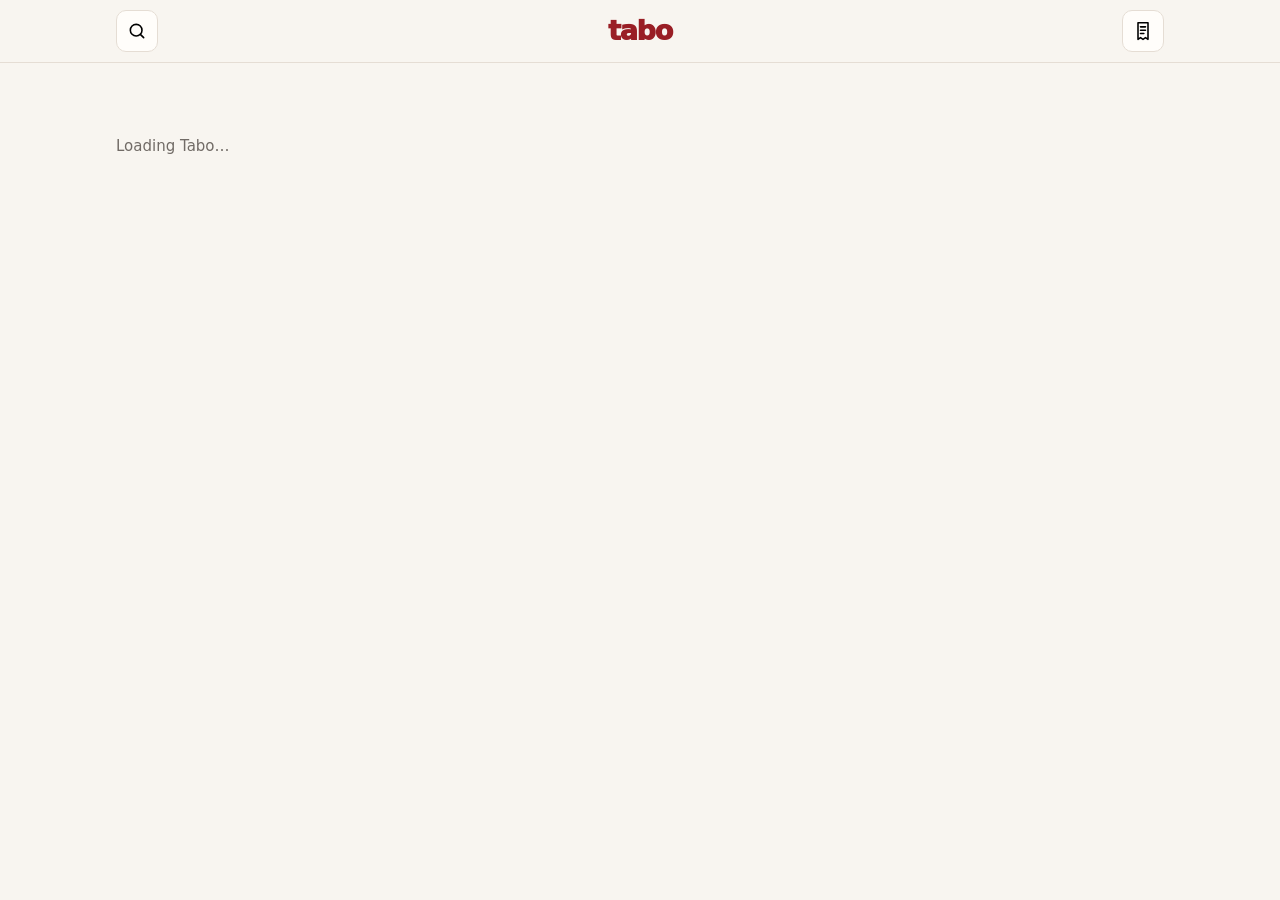
<file: index.html>
<!doctype html>
<html lang="en">
<head>
  <meta charset="utf-8">
  <meta name="viewport" content="width=device-width,initial-scale=1,viewport-fit=cover">
  <meta name="theme-color" content="#f8f5f0">
  <title>tabo — Local food, made simple</title>
  <meta name="description" content="Discover local food shops. Order for pickup or shop delivery.">
  <link rel="stylesheet" href="./styles.css">
</head>
<body>
  <header class="topbar">
    <div class="topbar-inner">
      <button id="search-toggle" class="icon-button" aria-label="Toggle search" type="button">
        <svg viewBox="0 0 24 24"><circle cx="11" cy="11" r="7"></circle><path d="m20 20-4-4"></path></svg>
      </button>
      <a class="wordmark" href="#home" aria-label="Tabo home">tabo</a>
      <button id="orders-toggle" class="icon-button" aria-label="My orders" type="button">
        <svg viewBox="0 0 24 24"><path d="M6 2h12v20l-3-2-3 2-3-2-3 2V2Z"></path><path d="M9 7h6M9 11h6M9 15h4"></path></svg>
      </button>
    </div>
    <div class="search-panel" id="search-panel" hidden>
      <label for="search-field" class="visually-hidden">Search shops and dishes</label>
      <input id="search-field" type="search" placeholder="Search shops and dishes..." autocomplete="off">
    </div>
  </header>
  <div class="subnav">
    <nav id="navigation" aria-label="Workspaces"></nav>
    <div id="account-actions"></div>
  </div>
  <main id="app" aria-live="polite"><p class="muted">Loading Tabo…</p></main>
  <div id="cart-bar" class="cart-bar" hidden></div>
  <div id="message" class="toast" role="status" aria-live="polite" hidden></div>
  <script type="module" src="./app.js"></script>
</body>
</html>
</file>
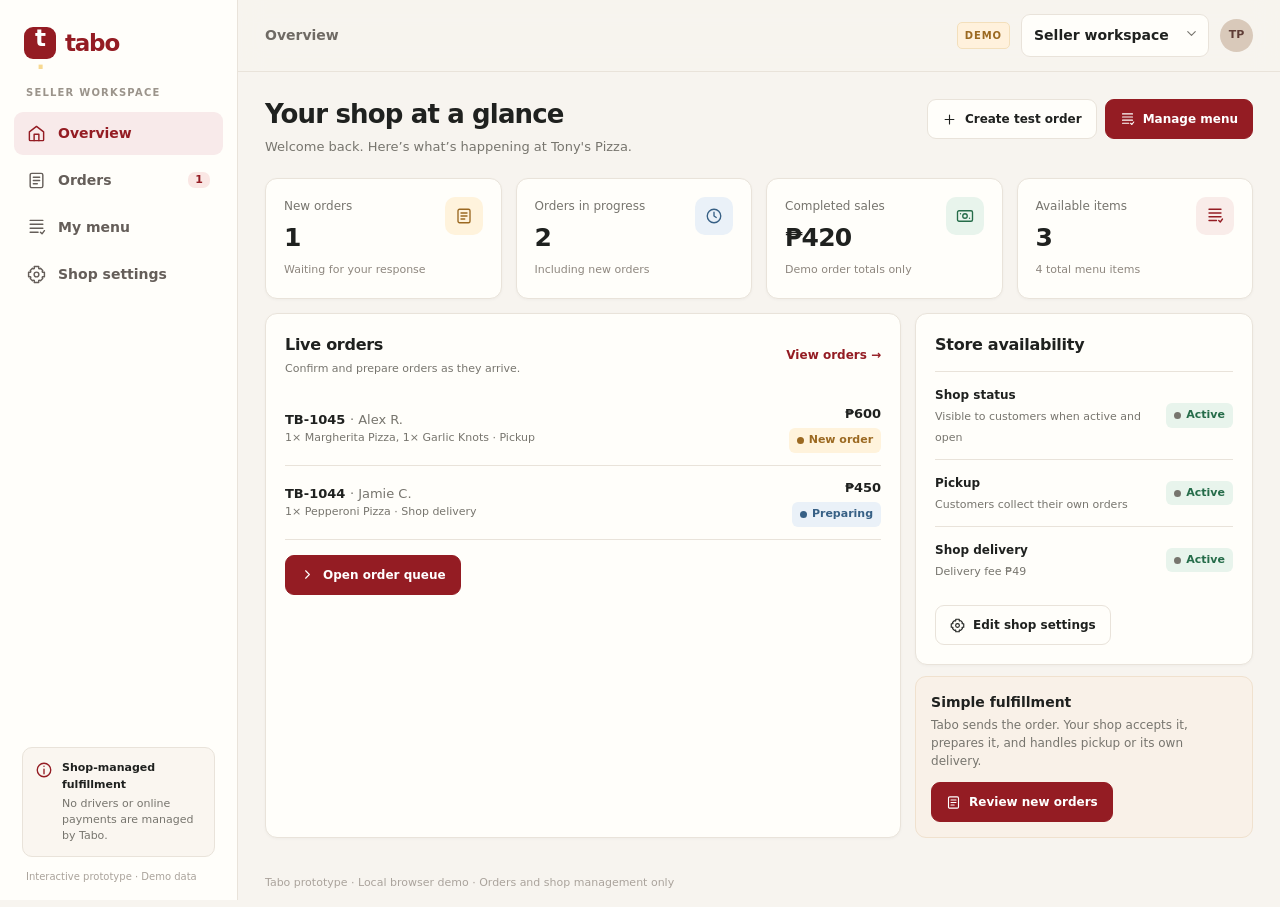
<file: mockups/admin-seller.html>
<!DOCTYPE html>
<html lang="en">
<head>
  <meta charset="utf-8">
  <meta name="viewport" content="width=device-width, initial-scale=1, viewport-fit=cover">
  <meta name="theme-color" content="#f7f4ef">
  <title>tabo | Platform Workspace</title>
  <style>
:root{--bg:#f7f4ef;--paper:#fffefa;--paper2:#fcfaf6;--ink:#1f211f;--muted:#77756e;--red:#941c23;--redDark:#71171d;--redLight:#f8eaea;--border:#e9e3da;--green:#256c49;--greenBg:#e8f4ec;--amber:#9b6921;--amberBg:#fff3dc;--blue:#376085;--blueBg:#eaf1f8;--radius:12px;--gap:14px;--shadow:0 1px 3px rgba(28,20,14,.035)}
*{box-sizing:border-box}html{scroll-behavior:smooth}body{margin:0;background:var(--bg);color:var(--ink);font:14px/1.5 system-ui,-apple-system,Segoe UI,Inter,Arial,sans-serif}button,input,select,textarea{font:inherit}button{cursor:pointer}button:disabled{cursor:not-allowed;opacity:.42}a{color:inherit;text-decoration:none}h1,h2,h3,p{margin-top:0}.app{display:grid;grid-template-columns:238px minmax(0,1fr);min-height:100vh}.sidebar{position:sticky;top:0;min-height:100vh;height:100vh;background:var(--paper);border-right:1px solid var(--border);display:flex;flex-direction:column;padding:26px 14px 16px;z-index:20}.brand{display:flex;align-items:center;gap:9px;margin:0 10px 24px;font-size:23px;font-weight:900;letter-spacing:-1.2px;color:var(--red)}.brand-symbol{width:32px;height:32px;display:grid;place-items:center;background:var(--red);border-radius:9px;color:#fff;font-weight:900;line-height:1}.brand-dot{color:#f7d991}.workspace-label{color:#9b948b;font-size:10px;letter-spacing:1.2px;font-weight:800;margin:0 12px 12px}.side-nav{display:grid;gap:4px}.nav-item{width:100%;border:0;background:transparent;display:flex;align-items:center;gap:12px;padding:11px 13px;border-radius:9px;color:#655e59;font-weight:650;text-align:left}.nav-item:hover{background:#f8f2ed;color:var(--ink)}.nav-item.active{background:var(--redLight);color:var(--red)}.ico{width:18px;height:18px;flex:none;stroke:currentColor;stroke-width:1.8;stroke-linecap:round;stroke-linejoin:round;fill:none}.nav-item .ico{width:19px;height:19px}.nav-count{margin-left:auto;border-radius:7px;padding:0 7px;background:#fae7e4;font-size:11px;font-weight:800;color:var(--red)}.sidebar-bottom{margin-top:auto;padding:0 8px}.sidebar-note{background:#faf6f0;border:1px solid var(--border);border-radius:10px;padding:12px;display:flex;align-items:flex-start;gap:9px}.sidebar-note-icon{color:var(--red);margin-top:1px}.sidebar-note strong{display:block;font-size:11px}.sidebar-note span:not(.sidebar-note-icon){font-size:11px;line-height:1.45;color:var(--muted);display:block;margin-top:3px}.demo-caption{font-size:10px;color:#aaa39b;padding:12px 4px 0}.main-area{min-width:0;display:flex;flex-direction:column}.topbar{position:sticky;top:0;z-index:10;display:flex;justify-content:space-between;gap:12px;align-items:center;min-height:72px;padding:14px 27px;background:rgba(247,244,239,.94);backdrop-filter:blur(12px);border-bottom:1px solid var(--border)}.top-left,.top-right{display:flex;align-items:center;gap:11px;min-width:0}.crumb{font-size:14px;color:#6f6a64;font-weight:650}.demo-pill{font-size:10px;font-weight:800;letter-spacing:.9px;color:#9b6921;background:#fff1dc;border:1px solid #f3dfbb;border-radius:5px;padding:5px 7px}.role-select-wrap{position:relative}.role-select-wrap select{appearance:none;background:var(--paper);border:1px solid var(--border);border-radius:9px;padding:10px 34px 10px 12px;font-weight:720;color:var(--ink);min-width:172px;cursor:pointer}.role-select-wrap .ico{pointer-events:none;position:absolute;right:10px;top:12px;width:15px;height:15px;color:var(--muted)}.avatar{background:#d9c9ba;color:#5f3d36;border-radius:100%;width:33px;height:33px;display:grid;place-items:center;font-weight:800;font-size:11px}.content{width:100%;max-width:1430px;margin:0 auto;padding:27px;flex:1}.page-footer{margin:10px 27px 15px;font-size:11px;color:#aaa39c}.page-head{display:flex;justify-content:space-between;align-items:flex-start;gap:16px;margin-bottom:22px}.page-head h1{font-size:26px;letter-spacing:-.85px;line-height:1.18;margin:0 0 7px;font-weight:820}.page-head p{color:var(--muted);margin:0;font-size:13px}.head-actions{display:flex;align-items:center;gap:8px;flex-wrap:wrap}.btn{display:inline-flex;align-items:center;justify-content:center;gap:8px;border-radius:9px;padding:10px 14px;font-size:12px;font-weight:750;border:1px solid var(--border);background:var(--paper);color:var(--ink);min-height:39px;white-space:nowrap}.btn:hover{border-color:#d4c8bb;background:#fcfaf8}.btn-primary{background:var(--red);border-color:var(--red);color:white}.btn-primary:hover{background:var(--redDark);border-color:var(--redDark)}.btn-danger{color:var(--red);border-color:#efdadb;background:#fff9f9}.btn-small{font-size:11px;padding:7px 10px;min-height:32px}.btn-quiet{background:var(--paper)}.btn .ico{width:15px;height:15px}.surface{background:var(--paper);border:1px solid var(--border);border-radius:var(--radius);box-shadow:var(--shadow)}.metric-grid{display:grid;grid-template-columns:repeat(4,minmax(0,1fr));gap:var(--gap);margin-bottom:var(--gap)}.metric{padding:18px;display:flex;justify-content:space-between;gap:10px;min-height:121px}.metric-label{font-size:12px;color:var(--muted);margin-bottom:8px}.metric-value{font-size:25px;letter-spacing:-.8px;line-height:1.2;font-weight:820;font-variant-numeric:tabular-nums}.metric-sub{font-size:11px;color:#8e877f;margin-top:9px}.metric-icon{height:38px;width:38px;background:#f9ece9;color:var(--red);display:grid;place-items:center;border-radius:10px;flex:none}.metric-icon.green{color:var(--green);background:var(--greenBg)}.metric-icon.amber{color:var(--amber);background:var(--amberBg)}.metric-icon.blue{color:var(--blue);background:var(--blueBg)}.dashboard-grid{display:grid;grid-template-columns:minmax(0,1.6fr) minmax(270px,.85fr);gap:var(--gap)}.panel{padding:19px;min-width:0}.panel-head{display:flex;justify-content:space-between;gap:12px;align-items:center;margin-bottom:14px}.panel-head h2{font-size:16px;letter-spacing:-.28px;margin:0}.panel-head p{margin:4px 0 0;font-size:11px;color:var(--muted)}.text-action{border:0;background:none;color:var(--red);font-weight:750;font-size:12px;padding:5px 0}.list-stack{display:grid;gap:11px}.mini-order{display:flex;align-items:center;gap:10px;padding:12px 0;border-bottom:1px solid var(--border)}.mini-order:last-child{border-bottom:0;padding-bottom:0}.mini-order:first-child{padding-top:0}.mini-order-copy{flex:1;min-width:0}.mini-order-copy strong{display:block;font-size:13px}.mini-order-copy .sub{font-size:11px;color:var(--muted);white-space:nowrap;overflow:hidden;text-overflow:ellipsis}.mini-order-right{text-align:right;display:grid;justify-items:end;gap:5px}.mini-order-right strong{font-size:13px}.badge{display:inline-flex;align-items:center;gap:5px;border-radius:6px;padding:4px 8px;font-size:11px;font-weight:750;white-space:nowrap;background:#efeeea;color:#5d5952}.badge.green{background:var(--greenBg);color:var(--green)}.badge.amber{background:var(--amberBg);color:var(--amber)}.badge.blue{background:var(--blueBg);color:var(--blue)}.badge.red{background:var(--redLight);color:var(--red)}.signal{height:7px;width:7px;border-radius:100%;background:currentColor}.attention{border-left:3px solid var(--red);padding-left:11px}.soft-message{padding:14px;background:#faf6f1;border:1px solid var(--border);border-radius:10px;color:#615950;font-size:12px;line-height:1.5}.soft-message strong{color:var(--ink)}.activity-row{padding:12px 0;border-top:1px solid var(--border);display:flex;justify-content:space-between;gap:10px;align-items:center}.activity-row:first-child{border-top:0}.activity-row strong{font-size:12px}.activity-row span{font-size:11px;color:var(--muted)}.toolbar{display:flex;align-items:center;justify-content:space-between;gap:12px;flex-wrap:wrap;margin-bottom:15px}.tabs{display:flex;gap:6px;align-items:center;flex-wrap:wrap}.tab{border:1px solid transparent;background:transparent;border-radius:8px;padding:8px 12px;color:#69635c;font-size:12px;font-weight:750}.tab.selected{background:var(--redLight);color:var(--red);border-color:#f4e1e1}.search-field{display:flex;align-items:center;gap:8px;max-width:280px;background:var(--paper);border:1px solid var(--border);border-radius:9px;padding:0 11px}.search-field .ico{color:#9d948c;width:16px;height:16px}.search-field input{width:100%;padding:10px 0;border:0;outline:0;background:transparent;min-width:0;font-size:12px}.order-grid{display:grid;grid-template-columns:repeat(2,minmax(0,1fr));gap:var(--gap)}.order-card{padding:16px;display:flex;flex-direction:column;gap:14px;min-width:0}.order-card-top{display:flex;justify-content:space-between;gap:12px;align-items:start}.order-card .order-id{font-size:14px;font-weight:810}.order-card .timestamp{color:var(--muted);font-size:11px;margin-top:3px}.order-card .person{font-size:13px;font-weight:680}.order-card .person-sub{font-size:11px;color:var(--muted);margin-top:2px}.order-card .item-lines{padding:12px 0;border-top:1px solid var(--border);border-bottom:1px solid var(--border);display:grid;gap:5px;min-height:70px}.order-card .item-lines .line{display:flex;justify-content:space-between;gap:10px;font-size:12px}.order-card .item-lines .line span:last-child{color:var(--muted)}.order-card-foot{margin-top:auto;display:flex;align-items:center;justify-content:space-between;gap:12px}.order-total{font-weight:830;font-size:19px}.order-total small{display:block;font-size:10px;font-weight:500;color:var(--muted)}.order-actions{display:flex;gap:7px;flex-wrap:wrap}.order-tags{display:flex;gap:6px;flex-wrap:wrap}.shop-grid{display:grid;grid-template-columns:repeat(2,minmax(0,1fr));gap:var(--gap)}.shop-card{display:grid;grid-template-columns:85px minmax(0,1fr);gap:14px;padding:14px;min-width:0}.shop-photo{width:85px;height:85px;object-fit:cover;border-radius:9px;background:#eee7de}.shop-card h3{margin:0 0 3px;font-size:15px}.shop-card p{font-size:11px;color:var(--muted);margin:0 0 8px}.shop-card .shop-actions{display:flex;gap:7px;align-items:center;flex-wrap:wrap;margin-top:11px}.shop-card .badges{display:flex;gap:5px;flex-wrap:wrap}.shop-card .shop-contents{min-width:0}.menu-grid{display:grid;grid-template-columns:repeat(2,minmax(0,1fr));gap:var(--gap)}.menu-card{padding:12px;display:grid;grid-template-columns:90px minmax(0,1fr);gap:12px;min-width:0;align-items:start}.menu-card img{width:90px;height:97px;object-fit:cover;border-radius:9px;background:#eee7de}.menu-card .menu-info{min-width:0;display:flex;flex-direction:column;align-self:stretch}.menu-info h3{font-size:13px;font-weight:780;line-height:1.35;margin:0 0 4px}.menu-info .desc{font-size:11px;color:var(--muted);display:-webkit-box;-webkit-line-clamp:2;-webkit-box-orient:vertical;overflow:hidden}.menu-price{font-weight:810;font-size:14px;margin-top:7px}.menu-foot{margin-top:auto;display:flex;align-items:center;justify-content:space-between;gap:7px;flex-wrap:wrap}.menu-card .btn{font-size:11px;min-height:30px;padding:6px 8px}.settings-grid{display:grid;grid-template-columns:minmax(0,1.25fr) minmax(240px,.8fr);gap:var(--gap)}.field-group{padding:16px 0;border-bottom:1px solid var(--border)}.field-group:first-child{padding-top:0}.field-group:last-child{border-bottom:0;padding-bottom:0}.field-group h3{margin:0 0 5px;font-size:14px}.field-group p{color:var(--muted);font-size:12px;margin:0 0 12px}.choice-row{padding:11px 0;display:flex;align-items:center;justify-content:space-between;gap:14px}.choice-row+.choice-row{border-top:1px solid var(--border)}.choice-row strong{font-size:13px;display:block}.choice-row .help{color:var(--muted);font-size:11px;display:block;margin-top:3px}.switch{position:relative;width:40px;height:24px;border:0;border-radius:99px;background:#ccc5bd;flex:0 0 40px;transition:background .15s}.switch[aria-checked=true]{background:var(--green)}.switch::after{content:"";position:absolute;width:18px;height:18px;background:#fff;top:3px;left:3px;border-radius:50%;transition:transform .15s;box-shadow:0 1px 3px #0002}.switch[aria-checked=true]::after{transform:translateX(16px)}.form-row{display:flex;flex-direction:column;gap:6px;margin-bottom:15px}.form-row label{font-size:12px;font-weight:730}.form-row input,.form-row select,.form-row textarea{width:100%;padding:10px 12px;border-radius:9px;background:#fff;border:1px solid #dcd4ca;outline:0;color:var(--ink)}.form-row input:focus,.form-row select:focus,.form-row textarea:focus{border-color:#b36a6c;box-shadow:0 0 0 3px #941c2312}.form-row textarea{resize:vertical}.two-fields{display:grid;grid-template-columns:1fr 1fr;gap:14px}.setting-subtitle{font-size:11px;color:var(--muted);margin:-5px 0 15px}.input-row{display:grid;grid-template-columns:repeat(2,minmax(0,1fr));gap:14px}.mini-note{color:var(--muted);font-size:12px;margin:10px 0 0}.empty{border:1px dashed #dacfbe;border-radius:12px;display:flex;flex-direction:column;gap:8px;align-items:center;text-align:center;justify-content:center;background:#fdfaf6;padding:44px 20px;color:var(--muted)}.empty .ico{width:28px;height:28px}.empty strong{color:var(--ink)}.empty p{margin:0;font-size:12px}.modal-backdrop{position:fixed;inset:0;background:#17110fc4;display:grid;place-items:center;padding:18px;z-index:70}.modal-backdrop[hidden]{display:none}.modal{background:var(--paper);border-radius:15px;padding:22px;width:min(100%,530px);max-height:calc(100vh - 32px);overflow:auto}.modal-head{display:flex;justify-content:space-between;align-items:center;gap:12px;margin-bottom:20px}.modal-head h2{font-size:19px;letter-spacing:-.3px;margin:0}.icon-button{display:grid;place-items:center;border:1px solid var(--border);border-radius:9px;width:34px;height:34px;background:white}.optional{font-weight:400;color:var(--muted)}.modal-foot{display:flex;justify-content:flex-end;gap:8px;margin-top:20px}.toast-area{position:fixed;bottom:22px;right:22px;z-index:100;display:grid;gap:10px;pointer-events:none}.toast{background:#292a28;color:#fff;padding:12px 15px;box-shadow:0 8px 30px #0002;border-radius:9px;min-width:210px;font-size:12px;font-weight:680;animation:enter .15s ease}.toast.error{background:var(--red)}@keyframes enter{from{opacity:0;transform:translateY(8px)}to{opacity:1;transform:translateY(0)}}.mobile-nav,.mobile-logo{display:none}.stat-row{display:flex;gap:8px;align-items:center;flex-wrap:wrap}.highlight-card{background:#f9f1e8;border:1px solid #f0e1ce;border-radius:11px;padding:15px}.highlight-card strong{display:block;font-size:14px;margin-bottom:3px}.highlight-card p{font-size:12px;color:var(--muted);margin:0 0 12px}.bullet-list{margin:8px 0;padding-left:17px;display:grid;gap:7px;font-size:12px;color:#665f58}.disabled-overlay{opacity:.6}.sr-only{position:absolute;width:1px;height:1px;overflow:hidden;clip:rect(0,0,0,0)}
@media(max-width:1100px){.app{grid-template-columns:210px minmax(0,1fr)}.content{padding:22px}.metric-grid{grid-template-columns:repeat(2,minmax(0,1fr))}.dashboard-grid{grid-template-columns:minmax(0,1.3fr) minmax(240px,.85fr)}.shop-grid,.menu-grid{grid-template-columns:1fr}}
@media(max-width:760px){.app{display:block}.sidebar{display:none}.topbar{min-height:62px;padding:10px 15px}.top-left .crumb{display:none}.mobile-logo{display:block;color:var(--red);font-size:23px;font-weight:900;letter-spacing:-1px}.top-right{gap:7px}.role-select-wrap select{min-width:0;max-width:155px;font-size:11px;padding:10px 26px 10px 10px}.demo-pill{display:none}.role-select-wrap .ico{right:6px}.avatar{height:30px;width:30px}.content{padding:19px 14px 104px}.page-footer{display:none}.page-head{margin-bottom:17px}.page-head h1{font-size:23px}.page-head p{font-size:12px}.metric-grid{grid-template-columns:repeat(2,minmax(0,1fr));gap:10px}.metric{min-height:117px;padding:14px}.metric-value{font-size:23px}.metric-icon{width:30px;height:30px;border-radius:8px}.metric-icon .ico{width:16px;height:16px}.dashboard-grid,.settings-grid{grid-template-columns:1fr;gap:10px}.order-grid,.shop-grid,.menu-grid{grid-template-columns:1fr;gap:10px}.panel{padding:15px}.mobile-nav{position:fixed;z-index:50;bottom:0;left:0;right:0;background:rgba(255,254,250,.97);border-top:1px solid var(--border);display:flex;justify-content:space-around;padding:7px 4px calc(6px + env(safe-area-inset-bottom));backdrop-filter:blur(12px)}.mobile-nav .mobile-item{border:0;background:transparent;display:flex;align-items:center;flex-direction:column;justify-content:center;gap:2px;color:#827c74;font-size:10px;font-weight:740;min-height:48px;flex:1;min-width:0}.mobile-nav .mobile-item.active{color:var(--red)}.mobile-nav .mobile-item .ico{width:20px;height:20px}.mobile-nav .mobile-item span{text-overflow:ellipsis;overflow:hidden;max-width:100%}.toast-area{bottom:78px;left:12px;right:12px}.toast{min-width:0}.input-row{grid-template-columns:1fr}.head-actions{max-width:100%;justify-content:flex-start}.page-head{flex-wrap:wrap}.order-card{padding:14px}.shop-card{grid-template-columns:75px minmax(0,1fr);padding:12px}.shop-photo{width:75px;height:75px}}
@media(max-width:390px){.role-select-wrap select{max-width:140px}.avatar{display:none}.metric-value{font-size:21px}.metric{padding:12px}.two-fields{grid-template-columns:1fr;gap:0}.toolbar{align-items:stretch}.toolbar .search-field{max-width:none;width:100%}.order-card-foot{align-items:flex-start;flex-direction:column}.order-actions{width:100%}.order-actions .btn{flex:1}.menu-card{grid-template-columns:78px minmax(0,1fr)}.menu-card img{width:78px;height:90px}}

</style>
</head>
<body>
  <div class="app">
    <aside class="sidebar" id="sidebar">
      <a class="brand" href="#" id="brand-link" aria-label="Tabo dashboard">
        <span class="brand-symbol" aria-hidden="true">t<span class="brand-dot">.</span></span>
        <span class="brand-name">tabo</span>
      </a>
      <div class="workspace-label" id="workspace-label">PLATFORM WORKSPACE</div>
      <nav class="side-nav" id="side-nav" aria-label="Workspace navigation"></nav>
      <div class="sidebar-bottom">
        <div class="sidebar-note"><span class="sidebar-note-icon" id="sidebar-note-icon"></span><div><strong>Shop-managed fulfillment</strong><span>No drivers or online payments are managed by Tabo.</span></div></div>
        <div class="demo-caption">Interactive prototype · Demo data</div>
      </div>
    </aside>
    <div class="main-area">
      <header class="topbar">
        <div class="top-left">
          <div class="mobile-logo">tabo</div>
          <div class="crumb" id="breadcrumb">Overview</div>
        </div>
        <div class="top-right">
          <span class="demo-pill">DEMO</span>
          <div class="role-select-wrap">
            <label class="sr-only" for="role-switch">Workspace</label>
            <select id="role-switch" aria-label="Choose workspace"><option value="seller">Seller workspace</option><option value="admin">Admin workspace</option></select>
            <span id="role-chevron" aria-hidden="true"></span>
          </div>
          <span class="avatar" id="user-avatar">TP</span>
        </div>
      </header>
      <main class="content" id="content" tabindex="-1"></main>
      <footer class="page-footer">Tabo prototype · Local browser demo · Orders and shop management only</footer>
    </div>
    <nav class="mobile-nav" id="mobile-nav" aria-label="Mobile navigation"></nav>
  </div>
  <div class="toast-area" id="toast-area" aria-live="polite"></div>
  <div class="modal-backdrop" id="modal-backdrop" hidden>
    <div class="modal" role="dialog" aria-modal="true" aria-labelledby="modal-title">
      <div class="modal-head"><h2 id="modal-title">Menu item</h2><button class="icon-button" id="close-modal" aria-label="Close dialog"></button></div>
      <form id="item-form">
        <input type="hidden" name="id" id="item-id">
        <div class="form-row"><label for="item-name">Item name</label><input id="item-name" name="name" maxlength="70" placeholder="e.g. Margherita Pizza" required></div>
        <div class="two-fields">
          <div class="form-row"><label for="item-price">Price (₱)</label><input id="item-price" name="price" type="number" min="1" max="50000" step="1" required></div>
          <div class="form-row"><label for="item-cat">Category</label><select id="item-cat" name="category"><option>Pizza</option><option>Burgers</option><option>Filipino</option><option>Sides</option><option>Drinks</option><option>Desserts</option></select></div>
        </div>
        <div class="form-row"><label for="item-desc">Short description</label><textarea id="item-desc" rows="3" maxlength="180" placeholder="What makes this item worth ordering?"></textarea></div>
        <div class="form-row"><label for="item-image">Image URL <span class="optional">(optional)</span></label><input id="item-image" type="url" placeholder="https://..."></div>
        <div class="modal-foot"><button type="button" class="btn btn-quiet" id="cancel-modal">Cancel</button><button class="btn btn-primary" type="submit" id="submit-item">Save item</button></div>
      </form>
    </div>
  </div>
  <script>
/* Tabo: standalone admin / seller prototype. All data stays in this browser. */
(() => {
  'use strict';
  const STORE_KEY = 'tabo-workspace-prototype-v1';
  const PHOTO = {
    pizza:'https://images.unsplash.com/photo-1579751626657-72bc17010498?auto=format&fit=crop&w=600&q=75',
    pepperoni:'https://images.unsplash.com/photo-1628840042765-356cda07504e?auto=format&fit=crop&w=600&q=75',
    garlic:'https://images.unsplash.com/photo-1619531040576-f9416740661b?auto=format&fit=crop&w=600&q=75',
    burger:'https://images.unsplash.com/photo-1568901346375-23c9450c58cd?auto=format&fit=crop&w=600&q=75',
    adobo:'https://images.unsplash.com/photo-1547592180-85f173990554?auto=format&fit=crop&w=600&q=75',
    coffee:'https://images.unsplash.com/photo-1509042239860-f550ce710b93?auto=format&fit=crop&w=600&q=75',
    iced:'https://images.unsplash.com/photo-1517701604599-bb29b565090c?auto=format&fit=crop&w=600&q=75'
  };
  const INITIAL = {
    shops:[
      {id:'tony',name:"Tony's Pizza",category:'Pizza & Italian',status:'active',open:true,pickup:true,delivery:true,fee:49,estimate:'25–35 min',hours:'10:00 AM – 9:00 PM',phone:'0912 345 6789',description:'Pizza, sides and house-made drinks.',image:PHOTO.pizza},
      {id:'burger',name:'Burger Bros',category:'Burgers & snacks',status:'active',open:true,pickup:true,delivery:false,fee:0,estimate:'15–25 min',hours:'11:00 AM – 8:00 PM',phone:'0918 111 2000',description:'Burgers and fries.',image:PHOTO.burger},
      {id:'nanay',name:"Nanay's Kitchen",category:'Filipino home-cooked',status:'active',open:true,pickup:true,delivery:true,fee:35,estimate:'20–30 min',hours:'8:00 AM – 8:00 PM',phone:'0917 222 3000',description:'Home-style Filipino favorites.',image:PHOTO.adobo},
      {id:'coffee',name:'Coffee Corner',category:'Coffee & drinks',status:'pending',open:false,pickup:true,delivery:false,fee:0,estimate:'15–20 min',hours:'8:00 AM – 7:00 PM',phone:'0917 444 5555',description:'Locally brewed coffee.',image:PHOTO.coffee},
      {id:'lola',name:"Lola's Meals",category:'Filipino meals',status:'pending',open:false,pickup:true,delivery:true,fee:25,estimate:'20–30 min',hours:'9:00 AM – 8:00 PM',phone:'0917 666 7777',description:'Fresh home-cooked food.',image:PHOTO.adobo}
    ],
    menu:[
      {id:'m1',shopId:'tony',name:'Margherita Pizza',category:'Pizza',price:420,available:true,description:'Mozzarella, tomato sauce and basil.',image:PHOTO.pizza},
      {id:'m2',shopId:'tony',name:'Pepperoni Pizza',category:'Pizza',price:450,available:true,description:'Pepperoni and mozzarella.',image:PHOTO.pepperoni},
      {id:'m3',shopId:'tony',name:'Garlic Knots',category:'Sides',price:180,available:true,description:'Baked knots with garlic butter.',image:PHOTO.garlic},
      {id:'m4',shopId:'tony',name:'Iced Coffee',category:'Drinks',price:120,available:false,description:'Freshly brewed iced coffee.',image:PHOTO.iced},
      {id:'m5',shopId:'burger',name:'Classic Cheeseburger',category:'Burgers',price:220,available:true,description:'Beef, cheese and house sauce.',image:PHOTO.burger},
      {id:'m6',shopId:'burger',name:'Double Burger',category:'Burgers',price:320,available:true,description:'Double patty and cheese.',image:PHOTO.burger},
      {id:'m7',shopId:'nanay',name:'Chicken Adobo',category:'Filipino',price:180,available:true,description:'Classic Filipino chicken adobo.',image:PHOTO.adobo},
      {id:'m8',shopId:'nanay',name:'Pancit',category:'Filipino',price:150,available:true,description:'Stir-fried noodles.',image:PHOTO.adobo}
    ],
    orders:[
      {id:'TB-1045',shopId:'tony',customer:'Alex R.',phone:'0917 080 3344',fulfillment:'pickup',status:'new',time:'Just now',lines:[['Margherita Pizza',1,420],['Garlic Knots',1,180]]},
      {id:'TB-1044',shopId:'tony',customer:'Jamie C.',phone:'0917 224 0088',fulfillment:'delivery',status:'preparing',time:'8 min ago',lines:[['Pepperoni Pizza',1,450]]},
      {id:'TB-1043',shopId:'burger',customer:'Taylor M.',phone:'0917 151 2001',fulfillment:'pickup',status:'ready',time:'13 min ago',lines:[['Classic Cheeseburger',2,220]]},
      {id:'TB-1042',shopId:'nanay',customer:'Morgan L.',phone:'0917 702 0290',fulfillment:'delivery',status:'completed',time:'42 min ago',lines:[['Chicken Adobo',2,180],['Pancit',1,150]]},
      {id:'TB-1041',shopId:'tony',customer:'Jordan P.',phone:'0917 880 9001',fulfillment:'pickup',status:'completed',time:'1 hr ago',lines:[['Margherita Pizza',1,420]]},
      {id:'TB-1040',shopId:'burger',customer:'Sam B.',phone:'0918 100 4220',fulfillment:'pickup',status:'new',time:'2 min ago',lines:[['Double Burger',1,320]]},
      {id:'TB-1039',shopId:'nanay',customer:'Riley J.',phone:'0917 505 0050',fulfillment:'delivery',status:'new',time:'4 min ago',lines:[['Chicken Adobo',1,180]]}
    ],
    nextId:1046
  };
  const copy = x => JSON.parse(JSON.stringify(x));
  let state;
  try { const saved=JSON.parse(localStorage.getItem(STORE_KEY)||'null'); state=saved&&Array.isArray(saved.shops)&&Array.isArray(saved.orders)&&Array.isArray(saved.menu)?saved:copy(INITIAL); }
  catch { state=copy(INITIAL); }
  let role='seller', page='overview', orderFilter='all', shopFilter='all', menuFilter='all', search='';
  const $=id=>document.getElementById(id);
  const esc=value=>String(value??'').replace(/[&<>"']/g,ch=>({'&':'&amp;','<':'&lt;','>':'&gt;','"':'&quot;',"'":'&#39;'}[ch]));
  const peso=n=>'₱'+Number(n).toLocaleString('en-PH',{maximumFractionDigits:0});
  const count=(coll,pred)=>coll.filter(pred).length;
  const shopOf=id=>state.shops.find(s=>s.id===id);
  const sellerShop=()=>shopOf('tony');
  const mine=()=>state.orders.filter(o=>o.shopId==='tony');
  const total=o=>o.lines.reduce((n,line)=>n+line[1]*line[2],0);
  const statusLabel={new:'New order',accepted:'Accepted',preparing:'Preparing',ready:'Ready for pickup',on_the_way:'Out for delivery',completed:'Completed',rejected:'Declined',pending:'Pending review',active:'Active',suspended:'Suspended'};
  const statusColor={new:'amber',accepted:'blue',preparing:'blue',ready:'green',on_the_way:'blue',completed:'green',rejected:'red',pending:'amber',active:'green',suspended:'red'};
  const paths={
    home:'<path d="m3 10 9-7 9 7v10a1 1 0 0 1-1 1H4a1 1 0 0 1-1-1z"/><path d="M9 21v-8h6v8"/>',
    orders:'<rect x="4" y="3" width="16" height="18" rx="2"/><path d="M8 8h8M8 12h8M8 16h5"/>',
    shop:'<path d="M4 10v10h16V10M3 10l2-6h14l2 6"/><path d="M8 20v-7h8v7M3 10c1.5 2 3.5 2 5 0 1.5 2 3.5 2 5 0 1.5 2 3.5 2 5 0"/>',
    menu:'<path d="M4 3h16M4 8h16M4 13h16M4 18h10"/><path d="m17 18 2 2 3-4"/>',
    settings:'<circle cx="12" cy="12" r="3"/><path d="M19.4 15a1.7 1.7 0 0 0 .3 1.9l.2.2-2.8 2.8-.2-.2a1.7 1.7 0 0 0-1.9-.3l-.2.1V22H9.2v-2.5l-.2-.1a1.7 1.7 0 0 0-1.9.3l-.2.2-2.8-2.8.2-.2A1.7 1.7 0 0 0 4.6 15l-.1-.2H2v-5.6h2.5l.1-.2a1.7 1.7 0 0 0-.3-1.9L4.1 7l2.8-2.8.2.2A1.7 1.7 0 0 0 9 4.6l.2-.1V2h5.6v2.5l.2.1a1.7 1.7 0 0 0 1.9-.3l.2-.2 2.8 2.8-.2.2a1.7 1.7 0 0 0-.3 1.9l.1.2H22v5.6h-2.5z"/>',
    trend:'<path d="M3 17l6-6 4 4 8-9"/><path d="M16 6h5v5"/>',
    users:'<circle cx="9" cy="8" r="3"/><path d="M3 20v-2a6 6 0 0 1 12 0v2M16 5a3 3 0 0 1 0 6M21 20v-2a6 6 0 0 0-4-5.65"/>',
    plus:'<path d="M12 5v14M5 12h14"/>',
    search:'<circle cx="11" cy="11" r="7"/><path d="m16 16 5 5"/>',
    arrow:'<path d="m9 18 6-6-6-6"/>',
    chevron:'<path d="m6 9 6 6 6-6"/>',
    close:'<path d="M5 5l14 14M19 5 5 19"/>',
    check:'<path d="m4 12 5 5L20 6"/>',
    timer:'<circle cx="12" cy="12" r="9"/><path d="M12 7v5l3 2"/>',
    receipt:'<path d="M5 3h14v18l-3-2-4 2-4-2-3 2z"/><path d="M9 8h6M9 12h6"/>',
    truck:'<path d="M3 6h11v10H3zM14 9h4l3 3v4h-7"/><circle cx="7" cy="18" r="2"/><circle cx="18" cy="18" r="2"/>',
    money:'<rect x="2" y="5" width="20" height="14" rx="2"/><circle cx="12" cy="12" r="3"/><path d="M6 9h0M18 15h0"/>',
    alert:'<path d="M12 3 2 21h20L12 3z"/><path d="M12 9v5M12 17h.01"/>',
    logout:'<path d="M10 3H5a2 2 0 0 0-2 2v14a2 2 0 0 0 2 2h5M16 17l5-5-5-5M21 12H9"/>',
    refresh:'<path d="M21 4v6h-6M3 20v-6h6"/><path d="M5 10a8 8 0 0 1 14-3l2 3M3 14l2 3a8 8 0 0 0 14-3"/>',
    edit:'<path d="M12 20h9M4 16l12-12 4 4-12 12H4z"/>',
    eye:'<path d="M2 12c3-5 7-7 10-7s7 2 10 7c-3 5-7 7-10 7S5 17 2 12z"/><circle cx="12" cy="12" r="3"/>',
    toggle:'<path d="M3 12h18"/>',
    info:'<circle cx="12" cy="12" r="9"/><path d="M12 11v6M12 7h.01"/>'
  };
  function icon(name){return `<svg class="ico" viewBox="0 0 24 24" role="presentation" aria-hidden="true">${paths[name]||paths.info}</svg>`;}
  function badge(value){return `<span class="badge ${statusColor[value]||''}"><span class="signal"></span>${esc(statusLabel[value]||value)}</span>`;}
  function save(){try{localStorage.setItem(STORE_KEY,JSON.stringify(state));}catch{}}
  let toastTimer;
  function toast(message,error=false){const host=$('toast-area');host.innerHTML=`<div class="toast ${error?'error':''}">${esc(message)}</div>`;clearTimeout(toastTimer);toastTimer=setTimeout(()=>host.innerHTML='',2700);}
  function navigate(next){page=next;search='';orderFilter='all';shopFilter='all';menuFilter='all';render();window.scrollTo({top:0,behavior:'auto'});}
  const links=()=>role==='admin'?[['overview','Overview','home'],['orders','All orders','orders'],['shops','Shops','shop'],['menu','Menu catalog','menu'],['settings','Platform settings','settings']]:[['overview','Overview','home'],['orders','Orders','orders'],['menu','My menu','menu'],['settings','Shop settings','settings']];
  function nav(){const items=links();const pending=count(state.orders,x=>x.status==='new'&&(role==='admin'||x.shopId==='tony'));const approvals=count(state.shops,s=>s.status==='pending');$('side-nav').innerHTML=items.map(([id,label,glyph])=>`<button class="nav-item ${page===id?'active':''}" data-action="navigate" data-page="${id}">${icon(glyph)}<span>${label}</span>${id==='orders'&&pending?`<span class="nav-count">${pending}</span>`:id==='shops'&&approvals?`<span class="nav-count">${approvals}</span>`:''}</button>`).join('');$('mobile-nav').innerHTML=items.map(([id,label,glyph])=>`<button class="mobile-item ${page===id?'active':''}" data-action="navigate" data-page="${id}" aria-label="${label}" aria-current="${page===id?'page':'false'}">${icon(glyph)}<span>${label}</span></button>`).join('');}
  function header(title,description,actions=''){return `<div class="page-head"><div><h1>${title}</h1><p>${description}</p></div>${actions?`<div class="head-actions">${actions}</div>`:''}</div>`;}
  function button(label,action,other='',kind='btn-quiet',ico=''){return `<button class="btn ${kind}" data-action="${action}" ${other}>${ico?icon(ico):''}${label}</button>`;}
  function metric(label,value,sub,glyph,tone=''){return `<div class="surface metric"><div><div class="metric-label">${label}</div><div class="metric-value">${value}</div><div class="metric-sub">${sub}</div></div><div class="metric-icon ${tone}">${icon(glyph)}</div></div>`;}
  function miniOrder(o){const s=shopOf(o.shopId);return `<div class="mini-order"><div class="mini-order-copy"><strong>${esc(o.id)} <span style="font-weight:500;color:var(--muted)">· ${role==='admin'?esc(s?.name):esc(o.customer)}</span></strong><div class="sub">${o.lines.map(l=>`${l[1]}× ${l[0]}`).join(', ')} · ${o.fulfillment==='pickup'?'Pickup':'Shop delivery'}</div></div><div class="mini-order-right"><strong>${peso(total(o))}</strong>${badge(o.status)}</div></div>`;}
  function sellerOverview(){const shop=sellerShop();const orders=mine();const ongoing=orders.filter(o=>!['rejected','completed'].includes(o.status));const newer=count(orders,o=>o.status==='new');const completed=orders.filter(o=>o.status==='completed');const turnover=completed.reduce((v,o)=>v+total(o),0);const available=count(state.menu,m=>m.shopId==='tony'&&m.available);return header('Your shop at a glance',`Welcome back. Here’s what’s happening at ${esc(shop.name)}.`,`${button('Create test order','simulate','','btn-quiet','plus')}${button('Manage menu','navigate','data-page="menu"','btn-primary','menu')}`)+`<section class="metric-grid" aria-label="Shop metrics">${metric('New orders',newer,'Waiting for your response','orders','amber')}${metric('Orders in progress',ongoing.length,'Including new orders','timer','blue')}${metric('Completed sales',peso(turnover),'Demo order totals only','money','green')}${metric('Available items',available,`${state.menu.filter(m=>m.shopId==='tony').length} total menu items`,'menu')}</section><div class="dashboard-grid"><section class="surface panel"><div class="panel-head"><div><h2>Live orders</h2><p>Confirm and prepare orders as they arrive.</p></div><button class="text-action" data-action="navigate" data-page="orders">View orders →</button></div>${ongoing.length?ongoing.slice(0,4).map(miniOrder).join(''):emptyBlock('No active orders','You’re caught up. Add a test order to try the flow.')}<div style="margin-top:15px">${button('Open order queue','navigate','data-page="orders"','btn-primary','arrow')}</div></section><div class="list-stack"><section class="surface panel"><div class="panel-head"><h2>Store availability</h2></div><div class="activity-row"><div><strong>Shop status</strong><br><span>Visible to customers when active and open</span></div>${badge(shop.status==='active'&&shop.open?'active':'suspended')}</div><div class="activity-row"><div><strong>Pickup</strong><br><span>Customers collect their own orders</span></div>${badge(shop.pickup?'active':'suspended')}</div><div class="activity-row"><div><strong>Shop delivery</strong><br><span>${shop.delivery?`Delivery fee ${peso(shop.fee)}`:'Not offered'}</span></div>${badge(shop.delivery?'active':'suspended')}</div><div style="margin-top:12px">${button('Edit shop settings','navigate','data-page="settings"','btn-quiet','settings')}</div></section><section class="highlight-card"><strong>Simple fulfillment</strong><p>Tabo sends the order. Your shop accepts it, prepares it, and handles pickup or its own delivery.</p>${button('Review new orders','navigate','data-page="orders"','btn-primary','orders')}</section></div></div>`;}
  function adminOverview(){const act=count(state.shops,s=>s.status==='active');const pending=count(state.shops,s=>s.status==='pending');const completed=count(state.orders,o=>o.status==='completed');const value=state.orders.filter(o=>o.status==='completed').reduce((sum,o)=>sum+total(o),0);return header('Platform overview','A clear view of shops and orders across Tabo.',button('Review shop requests','navigate','data-page="shops"','btn-primary','shop'))+`<section class="metric-grid" aria-label="Platform metrics">${metric('Total orders',state.orders.length,'All demo orders','receipt')}${metric('Active shops',act,'Approved on the platform','shop','green')}${metric('Pending shops',pending,'Require platform approval','alert','amber')}${metric('Completed order value',peso(value),`${completed} completed · not Tabo revenue`,'trend','blue')}</section><div class="dashboard-grid"><section class="surface panel"><div class="panel-head"><div><h2>Orders across shops</h2><p>Visibility only — sellers manage fulfillment.</p></div><button class="text-action" data-action="navigate" data-page="orders">View all →</button></div>${state.orders.slice(0,5).map(miniOrder).join('')}</section><div class="list-stack"><section class="surface panel"><div class="panel-head"><h2>Shop applications</h2></div>${state.shops.filter(s=>s.status==='pending').slice(0,3).map(s=>`<div class="activity-row"><div><strong>${esc(s.name)}</strong><br><span>${esc(s.category)}</span></div>${badge('pending')}</div>`).join('')||'<p class="mini-note">All applications have been reviewed.</p>'}<div style="margin-top:12px">${button('Review applications','navigate','data-page="shops"','btn-quiet','arrow')}</div></section><div class="soft-message"><strong>Platform boundary</strong><br>Tabo facilitates discovery and orders. Sellers are responsible for their own order preparation, pickup, delivery, and payment collection.</div></div></div>`;}
  function emptyBlock(title,desc){return `<div class="empty">${icon('orders')}<strong>${title}</strong><p>${desc}</p></div>`;}
  function orderAction(o){if(role==='admin'||o.shopId!=='tony')return '';
    const next={new:['Accept','accepted'],accepted:['Start preparing','preparing'],preparing:o.fulfillment==='pickup'?['Mark ready','ready']:['Out for delivery','on_the_way'],ready:['Mark completed','completed'],on_the_way:['Mark delivered','completed']}[o.status];
    if(!next)return '';
    return `<div class="order-actions">${o.status==='new'?button('Decline','order-status',`data-id="${o.id}" data-value="rejected"`,'btn-danger','close'):''}${button(next[0],'order-status',`data-id="${o.id}" data-value="${next[1]}"`,'btn-primary','check')}</div>`;
  }
  function fullOrder(o){const shop=shopOf(o.shopId);return `<article class="surface order-card"><div class="order-card-top"><div><div class="order-id">${o.id}</div><div class="timestamp">${o.time}${role==='admin'?' · '+esc(shop?.name||'Unknown shop'):''}</div></div>${badge(o.status)}</div><div><div class="person">${esc(o.customer)}</div><div class="person-sub">${esc(o.phone)} · ${o.fulfillment==='pickup'?'Customer pickup':'Shop delivery'}</div></div><div class="item-lines">${o.lines.map(l=>`<div class="line"><span>${l[1]}× ${esc(l[0])}</span><span>${peso(l[1]*l[2])}</span></div>`).join('')}</div><div class="order-card-foot"><div class="order-total">${peso(total(o))}<small>Pay the shop directly</small></div>${orderAction(o)}</div></article>`;}
  function ordersPage(){const rows=role==='admin'?state.orders:mine();const filtered=rows.filter(o=>(orderFilter==='all'||(orderFilter==='active'?!['completed','rejected'].includes(o.status):o.status===orderFilter))&&(!search||[o.id,o.customer,o.phone,shopOf(o.shopId)?.name,...o.lines.map(l=>l[0])].join(' ').toLowerCase().includes(search.toLowerCase())));const filters=[['all','All'],['new','New'],['active','In progress'],['completed','Completed'],['rejected','Declined']];return header(role==='admin'?'All orders':'Order queue',role==='admin'?'Monitor orders across all shops. Sellers control the order lifecycle.':'Accept new orders and update preparation and fulfillment.',role==='seller'?button('Create test order','simulate','','btn-primary','plus'):'')+`<div class="toolbar"><div class="tabs">${filters.map(([id,label])=>`<button class="tab ${orderFilter===id?'selected':''}" data-action="order-filter" data-filter="${id}">${label}</button>`).join('')}</div><label class="search-field">${icon('search')}<input id="search-orders" placeholder="Find an order" value="${esc(search)}" autocomplete="off" aria-label="Search orders"></label></div>${filtered.length?`<div class="order-grid">${filtered.map(fullOrder).join('')}</div>`:emptyBlock('No matching orders','Try another filter or search.')}`;}
  function shopsPage(){const shops=state.shops.filter(s=>(shopFilter==='all'||s.status===shopFilter)&&(!search||[s.name,s.category,s.description].join(' ').toLowerCase().includes(search.toLowerCase())));return header('Shop management','Review applications and control which shops appear on Tabo.')+`<div class="toolbar"><div class="tabs">${[['all','All shops'],['pending','Pending'],['active','Active'],['suspended','Suspended'],['rejected','Rejected']].map(([id,label])=>`<button class="tab ${shopFilter===id?'selected':''}" data-action="shop-filter" data-filter="${id}">${label}</button>`).join('')}</div><label class="search-field">${icon('search')}<input id="search-shops" placeholder="Search shops" value="${esc(search)}" autocomplete="off" aria-label="Search shops"></label></div>${shops.length?`<div class="shop-grid">${shops.map(s=>`<article class="surface shop-card"><img class="shop-photo" src="${esc(s.image)}" alt="${esc(s.name)}" loading="lazy"><div class="shop-contents"><h3>${esc(s.name)}</h3><p>${esc(s.category)}</p><div class="badges">${badge(s.status)}${s.status==='active'?(s.pickup?`<span class="badge">Pickup</span>`:'')+(s.delivery?`<span class="badge">Shop delivery</span>`:''):''}</div><div class="shop-actions">${s.status==='pending'?`${button('Approve','shop-status',`data-id="${s.id}" data-value="active"`,'btn-primary','check')}${button('Reject','shop-status',`data-id="${s.id}" data-value="rejected"`,'btn-danger','close')}`:s.status==='active'?button('Suspend','shop-status',`data-id="${s.id}" data-value="suspended"`,'btn-quiet','close'):s.status==='suspended'?button('Reactivate','shop-status',`data-id="${s.id}" data-value="active"`,'btn-primary','check'):button('Reconsider','shop-status',`data-id="${s.id}" data-value="pending"`,'btn-quiet','refresh')}</div></div></article>`).join('')}</div>`:emptyBlock('No shops found','Try a different status or search.')}`;}
  function menuPage(){const all=role==='admin'?state.menu:state.menu.filter(m=>m.shopId==='tony');const shown=all.filter(m=>(menuFilter==='all'||(menuFilter==='available'?m.available:menuFilter==='unavailable'?!m.available:m.category===menuFilter))&&(!search||[m.name,m.category,shopOf(m.shopId)?.name||''].join(' ').toLowerCase().includes(search.toLowerCase())));return header(role==='admin'?'Menu catalog':'Menu management',role==='admin'?'Browse listed items. Each shop owns its menu and availability.':'Add items, change prices, or mark dishes sold out.',role==='seller'?button('Add menu item','open-item','','btn-primary','plus'):'')+`<div class="toolbar"><div class="tabs">${[['all','All items'],['available','Available'],['unavailable','Sold out']].map(([id,label])=>`<button class="tab ${menuFilter===id?'selected':''}" data-action="menu-filter" data-filter="${id}">${label}</button>`).join('')}</div><label class="search-field">${icon('search')}<input id="search-menu" placeholder="Search menu" value="${esc(search)}" autocomplete="off" aria-label="Search menu"></label></div>${shown.length?`<div class="menu-grid">${shown.map(m=>`<article class="surface menu-card"><img src="${esc(m.image)}" alt="${esc(m.name)}" loading="lazy" onerror="this.onerror=null;this.src='${PHOTO.pizza}'"><div class="menu-info"><h3>${esc(m.name)}</h3><div class="desc">${role==='admin'?esc(shopOf(m.shopId)?.name||'Shop')+' · ':''}${esc(m.description||m.category)}</div><div class="menu-price">${peso(m.price)}</div><div class="menu-foot">${m.available?badge('active'):`<span class="badge red">Sold out</span>`}${role==='seller'?`<div class="stat-row">${button('Edit','open-item',`data-id="${m.id}"`,'btn-small','edit')}${button(m.available?'Hide':'Show','menu-toggle',`data-id="${m.id}"`,'btn-small',m.available?'close':'check')}</div>`:''}</div></div></article>`).join('')}</div>`:emptyBlock('No menu items found','Try another filter or add an item.')}`;}
  function shopSettings(){const s=sellerShop();return header('Shop settings','Set what your shop offers. Tabo does not assign riders or handle payments.')+`<div class="settings-grid"><section class="surface panel"><div class="panel-head"><h2>Fulfillment & availability</h2></div><div class="field-group"><div class="choice-row"><div><strong>Accepting orders</strong><span class="help">Temporarily close or open the shop.</span></div><button class="switch" role="switch" aria-checked="${s.open}" aria-label="Accepting orders" data-action="shop-toggle" data-field="open" ${s.status!=='active'?'disabled':''}></button></div><div class="choice-row"><div><strong>Customer pickup</strong><span class="help">Customers collect orders from your shop.</span></div><button class="switch" role="switch" aria-checked="${s.pickup}" aria-label="Customer pickup" data-action="shop-toggle" data-field="pickup"></button></div><div class="choice-row"><div><strong>Shop delivery</strong><span class="help">Your shop arranges and completes delivery.</span></div><button class="switch" role="switch" aria-checked="${s.delivery}" aria-label="Shop delivery" data-action="shop-toggle" data-field="delivery"></button></div></div><div class="field-group"><h3>Shop delivery fee</h3><p>Shown at checkout only when shop delivery is enabled.</p><div class="form-row" style="max-width:200px;margin-bottom:0"><label for="delivery-fee">Fee (₱)</label><input id="delivery-fee" type="number" min="0" max="10000" step="1" value="${s.fee}" ${!s.delivery?'disabled':''}></div></div><div class="field-group"><h3>Preparation estimate</h3><p>This is shown to customers as an estimate set by your shop.</p><div class="form-row" style="max-width:260px;margin-bottom:0"><label for="prep-estimate">Time estimate</label><select id="prep-estimate">${['10–15 min','15–25 min','20–30 min','25–35 min','30–45 min','45–60 min'].map(v=>`<option ${s.estimate===v?'selected':''}>${v}</option>`).join('')}</select></div></div><div style="margin-top:17px">${button('Save fulfillment settings','save-settings','','btn-primary','check')}</div></section><div class="list-stack"><section class="surface panel"><div class="panel-head"><h2>Store information</h2></div><div class="form-row"><label for="shop-name">Shop name</label><input id="shop-name" maxlength="60" value="${esc(s.name)}"></div><div class="form-row"><label for="shop-phone">Contact number</label><input id="shop-phone" maxlength="24" value="${esc(s.phone)}"></div><div class="form-row"><label for="shop-hours">Operating hours</label><input id="shop-hours" maxlength="50" value="${esc(s.hours)}"></div><div class="form-row"><label for="shop-description">Description</label><textarea id="shop-description" rows="3" maxlength="240">${esc(s.description)}</textarea></div>${button('Save store information','save-profile','','btn-primary','check')}</section><section class="soft-message"><strong>Shop-controlled order fulfillment</strong><br>For pickup, customers collect the food. For delivery, your shop arranges transport. Customers pay the shop directly.</section></div></div>`;}
  function platformSettings(){return header('Platform settings','Simple controls for a lightweight marketplace demo.')+`<div class="settings-grid"><section class="surface panel"><h2>Operating model</h2><p class="setting-subtitle">These are fixed decisions for this prototype.</p><div class="choice-row"><div><strong>Platform role</strong><span class="help">Connect customers with registered local shops</span></div>${badge('active')}</div><div class="choice-row"><div><strong>Pickup & delivery</strong><span class="help">Each shop selects what it offers</span></div>${badge('active')}</div><div class="choice-row"><div><strong>Rider dispatch</strong><span class="help">Not provided by the platform</span></div><span class="badge">Not included</span></div><div class="choice-row"><div><strong>Online payments</strong><span class="help">Customers pay the shop directly</span></div><span class="badge">Not included</span></div></section><div class="list-stack"><section class="surface panel"><h2>Prototype controls</h2><p class="mini-note" style="margin:8px 0 14px">Changes made here are browser-only. Nothing is sent to sellers or customers.</p>${button('Reset all demo data','reset-demo','','btn-danger','refresh')}</section><div class="soft-message"><strong>What an admin can do</strong><br>Approve shops, suspend or reactivate shops, view orders and view menu catalog. Admins cannot fulfill orders on behalf of sellers.</div></div></div>`;}
  function render(){const roleSel=$('role-switch');roleSel.value=role;$('role-chevron').innerHTML=icon('chevron');$('user-avatar').textContent=role==='admin'?'TA':'TP';$('workspace-label').textContent=role==='admin'?'ADMIN WORKSPACE':'SELLER WORKSPACE';$('sidebar-note-icon').innerHTML=icon('info');$('close-modal').innerHTML=icon('close');const names={overview:'Overview',orders:'Orders',shops:'Shop management',menu:role==='admin'?'Menu catalog':'My menu',settings:role==='admin'?'Platform settings':'Shop settings'};$('breadcrumb').textContent=names[page];nav();let html='';if(page==='overview')html=role==='admin'?adminOverview():sellerOverview();else if(page==='orders')html=ordersPage();else if(page==='shops')html=shopsPage();else if(page==='menu')html=menuPage();else if(page==='settings')html=role==='admin'?platformSettings():shopSettings();$('content').innerHTML=html;}
  function updateOrder(id,next){const o=state.orders.find(x=>x.id===id);if(!o||o.shopId!=='tony'||role!=='seller')return;const allowed={new:['accepted','rejected'],accepted:['preparing'],preparing:[o.fulfillment==='pickup'?'ready':'on_the_way'],ready:['completed'],on_the_way:['completed']}[o.status]||[];if(!allowed.includes(next))return toast('This order cannot move to that status.',true);o.status=next;save();render();toast(`${o.id}: ${statusLabel[next]}.`);}
  function updateShop(id,next){if(role!=='admin')return;const s=shopOf(id);if(!s)return;const transitions={pending:['active','rejected'],active:['suspended'],suspended:['active'],rejected:['pending']};if(!transitions[s.status]?.includes(next))return toast('This shop status cannot be changed that way.',true);s.status=next;if(next!=='active')s.open=false;else s.open=true;save();render();toast(`${s.name}: ${statusLabel[next]||next}.`);}
  function addOrder(){if(role!=='seller')return;const s=sellerShop();if(!s.open||s.status!=='active')return toast('Open your approved shop before receiving orders.',true);const fulfillment=s.pickup?'pickup':s.delivery?'delivery':null;if(!fulfillment)return toast('Enable pickup or delivery in settings first.',true);const first=state.menu.find(m=>m.shopId==='tony'&&m.available);if(!first)return toast('Make at least one menu item available.',true);const id='TB-'+state.nextId++;state.orders.unshift({id,shopId:'tony',customer:'Demo Customer',phone:'0917 000 0000',fulfillment,status:'new',time:'Just now',lines:[[first.name,1,first.price]]});save();navigate('orders');toast(`${id} added to your order queue.`);}
  function toggleSetting(field){if(role!=='seller'||!['open','pickup','delivery'].includes(field))return;const s=sellerShop();if(field==='open'&&s.status!=='active')return toast('Only approved shops can accept orders.',true);if(field!=='open'&&s[field]&&(field==='pickup'?!s.delivery:!s.pickup))return toast('Keep at least one fulfillment method enabled.',true);s[field]=!s[field];save();render();toast(`${field==='open'?'Accepting orders':field==='pickup'?'Customer pickup':'Shop delivery'} ${s[field]?'enabled':'disabled'}.`);}
  function saveSettings(){const s=sellerShop();const fee=Number($('delivery-fee')?.value||0);const time=$('prep-estimate')?.value||'';if(!Number.isInteger(fee)||fee<0||fee>10000)return toast('Enter a delivery fee between ₱0 and ₱10,000.',true);s.fee=fee;s.estimate=time;save();render();toast('Fulfillment settings saved.');}
  function saveProfile(){const s=sellerShop(),name=$('shop-name').value.trim(),phone=$('shop-phone').value.trim(),hours=$('shop-hours').value.trim(),description=$('shop-description').value.trim();if(name.length<2||!phone||!hours)return toast('Enter a shop name, phone number and hours.',true);Object.assign(s,{name,phone,hours,description});save();render();toast('Store information saved.');}
  function openItem(id){if(role!=='seller')return;const m=id?state.menu.find(x=>x.id===id&&x.shopId==='tony'):null;$('modal-title').textContent=m?'Edit menu item':'Add menu item';$('item-id').value=m?.id||'';$('item-name').value=m?.name||'';$('item-price').value=m?.price||'';$('item-cat').value=m?.category||'Pizza';$('item-desc').value=m?.description||'';$('item-image').value=m?.image||'';$('modal-backdrop').hidden=false;document.body.style.overflow='hidden';$('item-name').focus();}
  function closeModal(){$('modal-backdrop').hidden=true;document.body.style.overflow='';}
  function submitItem(event){event.preventDefault();if(role!=='seller')return;const id=$('item-id').value,name=$('item-name').value.trim(),price=Number($('item-price').value),category=$('item-cat').value,description=$('item-desc').value.trim(),image=$('item-image').value.trim();if(name.length<2||!Number.isInteger(price)||price<1||price>50000)return toast('Enter a valid item name and price.',true);if(image&&!/^https?:\/\//i.test(image))return toast('Image URL must begin with https:// or http://.',true);if(id){const m=state.menu.find(x=>x.id===id&&x.shopId==='tony');if(!m)return;m.name=name;m.price=price;m.category=category;m.description=description;m.image=image||m.image;}else{state.menu.unshift({id:'m'+Date.now(),shopId:'tony',name,price,category,description,image:image||PHOTO.pizza,available:true});}save();closeModal();render();toast(id?'Menu item updated.':'Menu item added.');}
  function toggleMenu(id){const m=state.menu.find(x=>x.id===id&&x.shopId==='tony');if(role!=='seller'||!m)return;m.available=!m.available;save();render();toast(`${m.name} marked ${m.available?'available':'sold out'}.`);}
  function resetDemo(){if(role!=='admin')return;if(!window.confirm('Reset all shops, orders and menu items to the original demo data?'))return;state=copy(INITIAL);save();navigate('overview');toast('Demo data reset.');}
  function bind(){ $('brand-link').addEventListener('click',e=>{e.preventDefault();navigate('overview');});$('role-switch').addEventListener('change',e=>{role=e.target.value;page='overview';search='';render();toast(`${role==='admin'?'Admin':'Seller'} workspace opened.`);});document.body.addEventListener('click',e=>{const target=e.target.closest('[data-action]');if(!target)return;const {action,page:p,id,value,filter,field}=target.dataset;if(action==='navigate')navigate(p);if(action==='simulate')addOrder();if(action==='order-status')updateOrder(id,value);if(action==='shop-status')updateShop(id,value);if(action==='shop-toggle')toggleSetting(field);if(action==='save-settings')saveSettings();if(action==='save-profile')saveProfile();if(action==='open-item')openItem(id);if(action==='menu-toggle')toggleMenu(id);if(action==='reset-demo')resetDemo();if(action==='order-filter'){orderFilter=filter;renderKeepFocus('search-orders');}if(action==='shop-filter'){shopFilter=filter;renderKeepFocus('search-shops');}if(action==='menu-filter'){menuFilter=filter;renderKeepFocus('search-menu');}});document.body.addEventListener('input',e=>{const lookup={'search-orders':'orders','search-shops':'shops','search-menu':'menu'};if(!lookup[e.target.id])return;const start=e.target.selectionStart??0;search=e.target.value;render();const input=$(e.target.id);if(input){input.focus();input.setSelectionRange(start,start);}});$('close-modal').addEventListener('click',closeModal);$('cancel-modal').addEventListener('click',closeModal);$('modal-backdrop').addEventListener('click',e=>{if(e.target===$('modal-backdrop'))closeModal();});$('item-form').addEventListener('submit',submitItem);document.addEventListener('keydown',e=>{if(e.key==='Escape'&&!$('modal-backdrop').hidden)closeModal();});}
  function renderKeepFocus(id){render();}
  bind();render();
})();

</script>
</body>
</html>
</file>
<file: styles.css>
:root{--bg:#f8f5f0;--surface:#fffdfa;--text:#211e1c;--muted:#716b66;--brand:#991e25;--line:#e5ddd4;--radius:12px;--gap:12px}
*{box-sizing:border-box}
html{scroll-behavior:smooth}
body{margin:0;background:var(--bg);color:var(--text);font:15px/1.45 system-ui,-apple-system,"Segoe UI",sans-serif}
button,input,textarea,select{font:inherit}
button{cursor:pointer}
button:disabled{opacity:.5;cursor:not-allowed}
a{color:inherit}
button:focus-visible,a:focus-visible,input:focus-visible,textarea:focus-visible,select:focus-visible{outline:3px solid #cb999c;outline-offset:2px}
svg{width:20px;height:20px;stroke:currentColor;stroke-width:1.9;fill:none;stroke-linecap:round;stroke-linejoin:round;vertical-align:middle}
.visually-hidden{position:absolute;width:1px;height:1px;overflow:hidden;clip-path:inset(50%)}
.topbar{position:sticky;top:0;z-index:20;background:rgba(248,245,240,.95);border-bottom:1px solid var(--line);backdrop-filter:blur(14px)}
.topbar-inner{height:62px;max-width:1080px;margin:auto;padding:0 16px;display:grid;grid-template-columns:1fr auto 1fr;align-items:center}
.wordmark{text-decoration:none;font-weight:950;letter-spacing:-1.3px;color:var(--brand);font-size:27px}
.icon-button{width:42px;height:42px;border:1px solid var(--line);background:var(--surface);border-radius:10px;display:grid;place-items:center}
#orders-toggle{justify-self:end}
.search-panel{padding:0 16px 12px;max-width:1080px;margin:auto}
.search-panel input{width:100%;height:44px;border-radius:10px;border:1px solid var(--line);background:#fff;padding:0 14px}
.subnav{max-width:1080px;margin:auto;min-height:58px;padding:10px 16px;display:flex;align-items:center;justify-content:space-between;gap:12px}
.subnav nav{display:flex;gap:6px;overflow-x:auto;scrollbar-width:none}
.nav-link{border:0;background:transparent;padding:9px 12px;color:var(--muted);font-weight:700;border-radius:9px;white-space:nowrap}
.nav-link.active{background:#efe2dd;color:var(--brand)}
.account{display:flex;gap:8px;align-items:center;white-space:nowrap}
.account-name{max-width:140px;text-overflow:ellipsis;overflow:hidden}
main{max-width:1080px;min-height:65vh;margin:auto;padding:14px 16px 110px}
h1,h2,h3,p{margin-top:0}
h1{font-size:30px;line-height:1.12;letter-spacing:-.03em}
h2{font-size:21px;letter-spacing:-.02em;margin-bottom:5px}
h3{font-size:16px;margin-bottom:8px}
p{line-height:1.5}
.muted{color:var(--muted)}
.small{font-size:13px}
.section{margin-top:28px}
.section-head{margin-bottom:14px}
.section-head p{font-size:13px;color:var(--muted);margin:0}
.hero{border-radius:20px;overflow:hidden;border:1px solid #e6cdb4;background:linear-gradient(130deg,#f4d9b5,#edb37b);display:grid;grid-template-columns:1.1fr .9fr;min-height:250px}
.hero-text{padding:28px;display:flex;flex-direction:column;justify-content:center}
.hero-eyebrow{font-size:12px;letter-spacing:.1em;color:var(--brand);font-weight:900;margin-bottom:10px}
.hero h1{font-size:clamp(38px,6vw,68px);line-height:.94;margin:0 0 12px}
.hero p{color:#644a39;margin:0}
.hero-art{background:radial-gradient(circle at 55% 55%,#ffe4c1 0 18%,#ce6841 19% 23%,#f5d6a9 24% 32%,#9a4532 33% 34%,transparent 35%),linear-gradient(135deg,#f4cb9b,#dfa278)}
.chips{display:flex;overflow-x:auto;gap:8px;scrollbar-width:none;margin-top:16px}
.chip{border:1px solid var(--line);padding:9px 13px;border-radius:999px;background:var(--surface);font-weight:700;white-space:nowrap}
.chip.selected{background:var(--brand);border-color:var(--brand);color:#fff}
.shops{display:flex;gap:var(--gap);overflow-x:auto;scroll-snap-type:x mandatory;scrollbar-width:none;padding-bottom:8px}
.shop-card,.item-card{display:flex;flex-direction:column;overflow:hidden;border:1px solid var(--line);border-radius:var(--radius);background:var(--surface);text-align:left;color:var(--text);padding:0;min-width:0;min-height:268px}
.shop-card{flex:0 0 280px;scroll-snap-align:start}
.shop-card:hover,.item-card:hover{border-color:#c9b7a5}
.card-image{height:142px;flex:0 0 142px;width:100%;object-fit:cover;background:linear-gradient(135deg,#e8cdb0,#e3bba4)}
.fallback{display:grid;place-items:center;color:#784635;background:radial-gradient(circle at center,#f3d2ad,#d9aa90)}
.fallback svg{width:56px;height:56px}
.card-body{display:flex;flex:1;flex-direction:column;min-width:0;padding:12px}
.card-title{font-weight:800;font-size:15px;line-height:1.3;display:-webkit-box;-webkit-line-clamp:2;-webkit-box-orient:vertical;overflow:hidden;max-height:2.6em}
.card-caption{font-size:12px;color:var(--muted);margin-top:5px;overflow:hidden;white-space:nowrap;text-overflow:ellipsis}
.card-footer{margin-top:auto;font-size:13px;font-weight:800;padding-top:8px}
.items{display:grid;grid-template-columns:repeat(4,minmax(0,1fr));gap:var(--gap)}
.item-card{min-height:256px}
.empty{border:1px dashed #d9cbbf;background:var(--surface);padding:22px;border-radius:var(--radius);color:var(--muted)}
.panel{background:var(--surface);border:1px solid var(--line);border-radius:15px;padding:20px;margin-bottom:16px}
.panel-head{display:flex;justify-content:space-between;gap:10px;align-items:center;margin-bottom:12px}
.panel-head h2{margin:0}
.two{display:grid;grid-template-columns:1fr 340px;gap:16px}
.cols{display:grid;grid-template-columns:repeat(2,minmax(0,1fr));gap:12px}
.form{display:grid;gap:14px}
.field{display:grid;gap:6px}
.field label{font-size:13px;font-weight:700}
.field input,.field textarea,.field select{width:100%;background:#fff;border:1px solid var(--line);border-radius:9px;padding:11px 12px;min-height:42px}
.field textarea{resize:vertical}
.checklabel{display:flex;gap:10px;align-items:center}
.checklabel input{width:18px;height:18px}
.btn{display:inline-flex;justify-content:center;align-items:center;gap:7px;border:1px solid var(--line);border-radius:9px;background:#fff;padding:10px 13px;color:var(--text);font-weight:800;text-decoration:none}
.btn svg{width:17px;height:17px}
.btn.primary{background:var(--brand);border-color:var(--brand);color:white}
.btn.danger{color:#9c2127}
.btn.sm{padding:7px 10px;font-size:12px}
.btn.block{width:100%}
.stack{display:grid;gap:12px}
.list-row{border-bottom:1px solid var(--line);padding:12px 0;display:flex;justify-content:space-between;align-items:flex-start;gap:12px}
.list-row:last-child{border-bottom:0}
.list-row strong{display:block}
.list-row .actions{display:flex;flex-wrap:wrap;gap:6px;justify-content:flex-end}
.pill{display:inline-block;font-size:11px;font-weight:800;color:#685d56;background:#f0eae3;border-radius:20px;padding:5px 9px}
.pill.green{color:#267347;background:#e4f2e9}
.pill.red{color:#94252b;background:#f8e5e5}
.pill.yellow{color:#916618;background:#fff1d5}
.prod-top{display:grid;grid-template-columns:minmax(0,1fr) 1fr;gap:18px;margin-bottom:16px}
.prod-image{height:340px;border-radius:16px;width:100%;object-fit:cover}
.item-title{font-size:28px}
.big-price{font-weight:900;font-size:24px;color:var(--brand)}
.cart-bar{position:fixed;z-index:18;bottom:12px;left:50%;transform:translateX(-50%);max-width:470px;width:calc(100% - 24px);background:var(--brand);color:#fff;border-radius:12px;padding:13px 16px;box-shadow:0 8px 25px #4c171b35;cursor:pointer;display:flex;justify-content:space-between;align-items:center;font-weight:850}
.cart-bar[hidden]{display:none}
.qty{display:flex;gap:7px;align-items:center}
.qty button{width:30px;height:30px;border:1px solid var(--line);border-radius:8px;background:#fff}
.price{white-space:nowrap;font-weight:850}
.checkout-note{padding:10px 12px;border-radius:9px;background:#fbf2e6;color:#685646;font-size:13px}
.toast{position:fixed;bottom:85px;left:50%;transform:translateX(-50%);background:#25201c;color:#fff;border-radius:10px;padding:11px 15px;max-width:92%;z-index:30}
.toast[hidden]{display:none}
.toolbar{display:flex;gap:9px;align-items:center;flex-wrap:wrap}
@media(max-width:850px){.items{grid-template-columns:repeat(3,minmax(0,1fr))}.two{grid-template-columns:1fr}}
@media(max-width:620px){
 main{padding:10px 12px 110px}.topbar-inner{padding:0 12px}.subnav{padding:8px 12px}
 .hero{grid-template-columns:1fr;min-height:0}.hero-text{padding:20px}.hero h1{font-size:42px}
 .hero-art{height:108px}
 .shop-card{flex-basis:57vw;max-width:242px;min-height:250px}
 .shop-card .card-image{height:136px;flex-basis:136px}
 .items{grid-template-columns:repeat(2,minmax(0,1fr))}
 .item-card{min-height:244px}
 .item-card .card-image{height:124px;flex-basis:124px}
 .card-body{padding:10px}.card-title{font-size:14px}
 .panel{padding:14px}.cols{grid-template-columns:1fr}.prod-top{grid-template-columns:1fr}.prod-image{height:250px}
 .list-row{flex-wrap:wrap}.list-row .actions{justify-content:flex-start}.account-name{display:none}
 h1{font-size:26px}
}
@media(prefers-reduced-motion:reduce){html{scroll-behavior:auto}}
</file>
